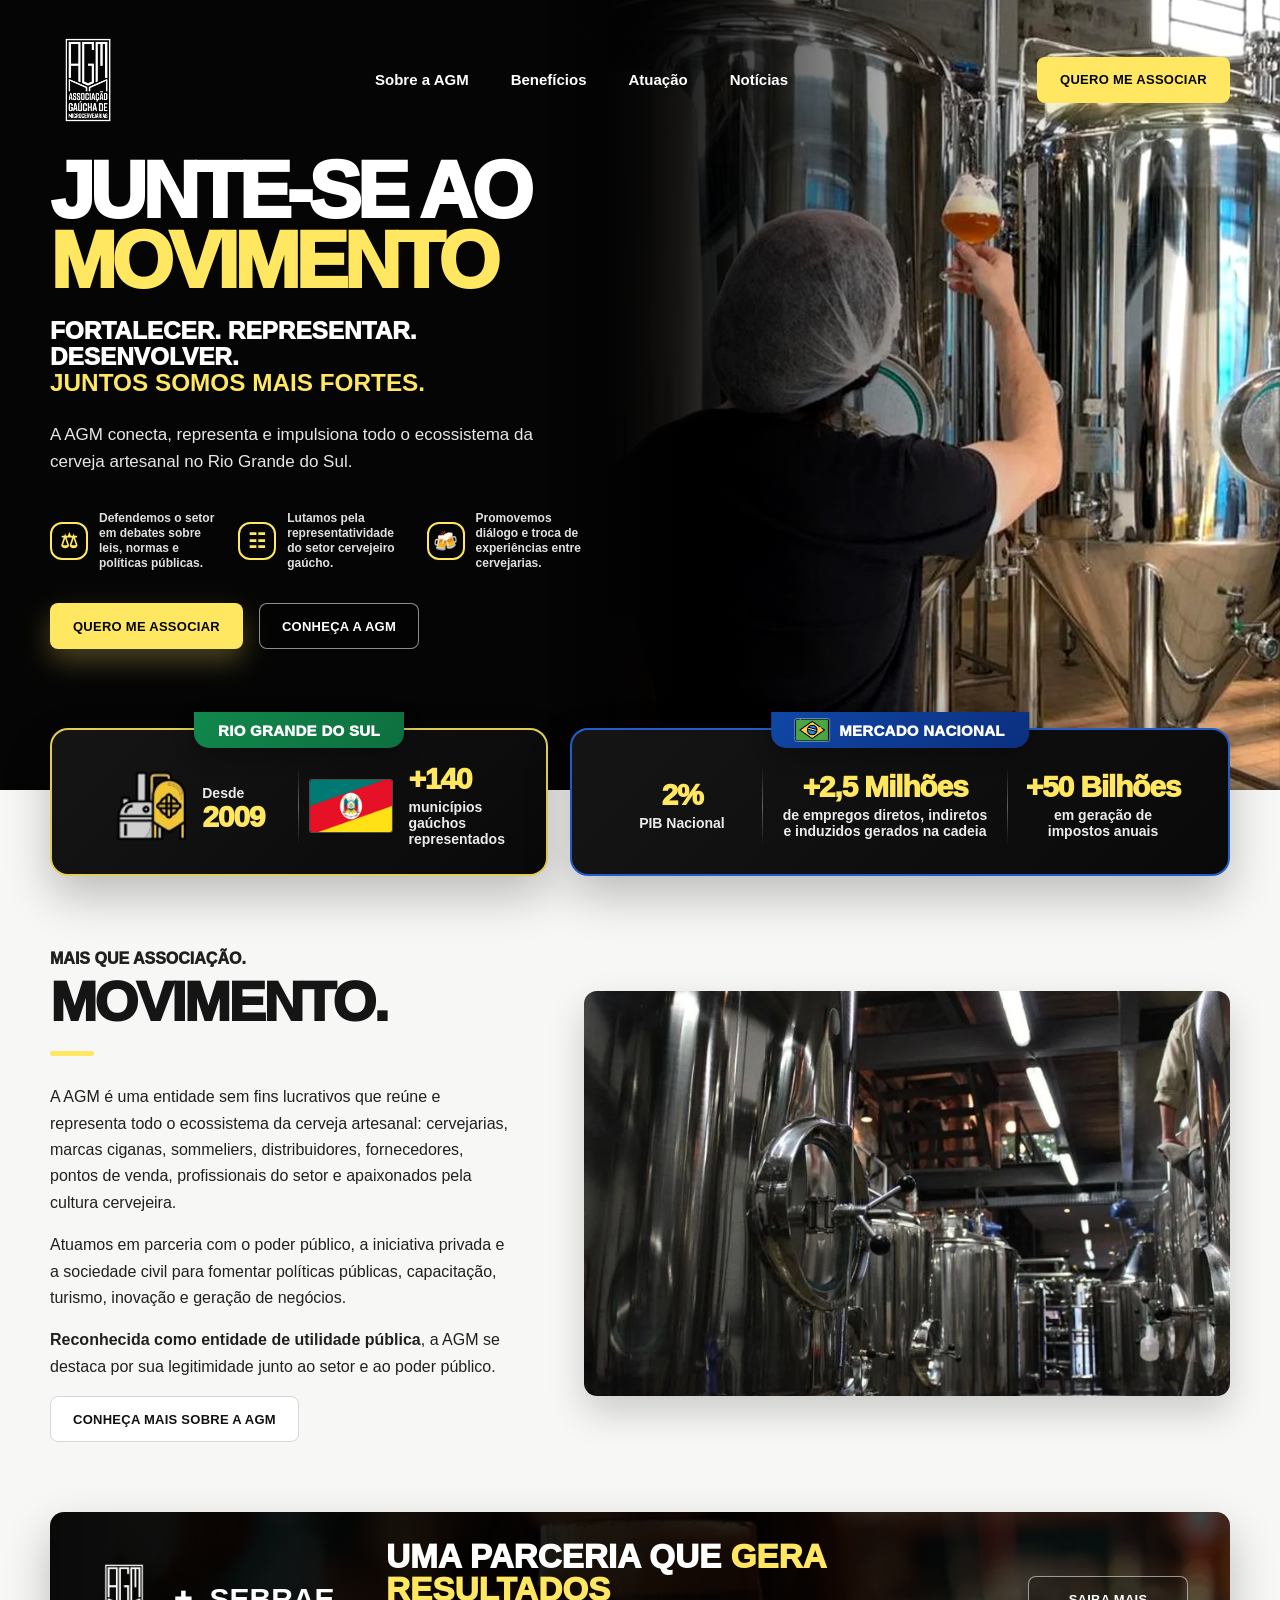
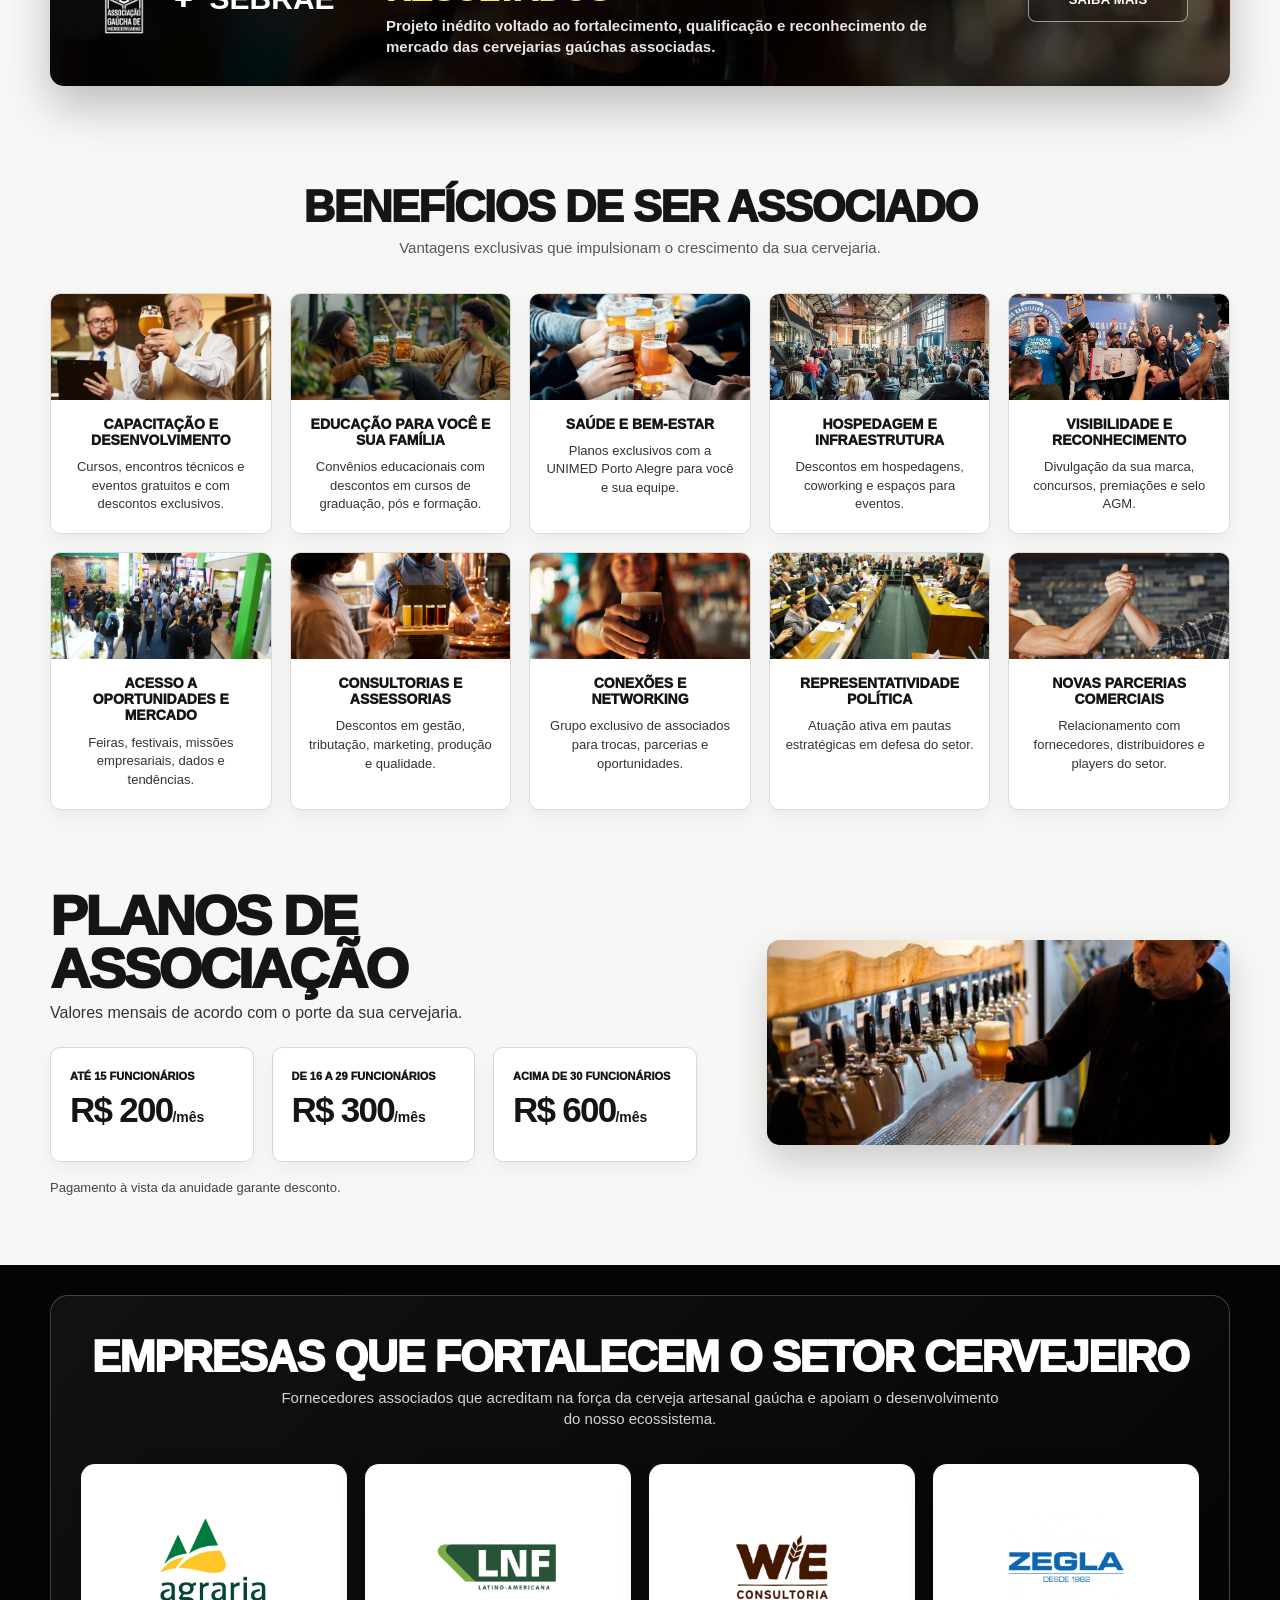
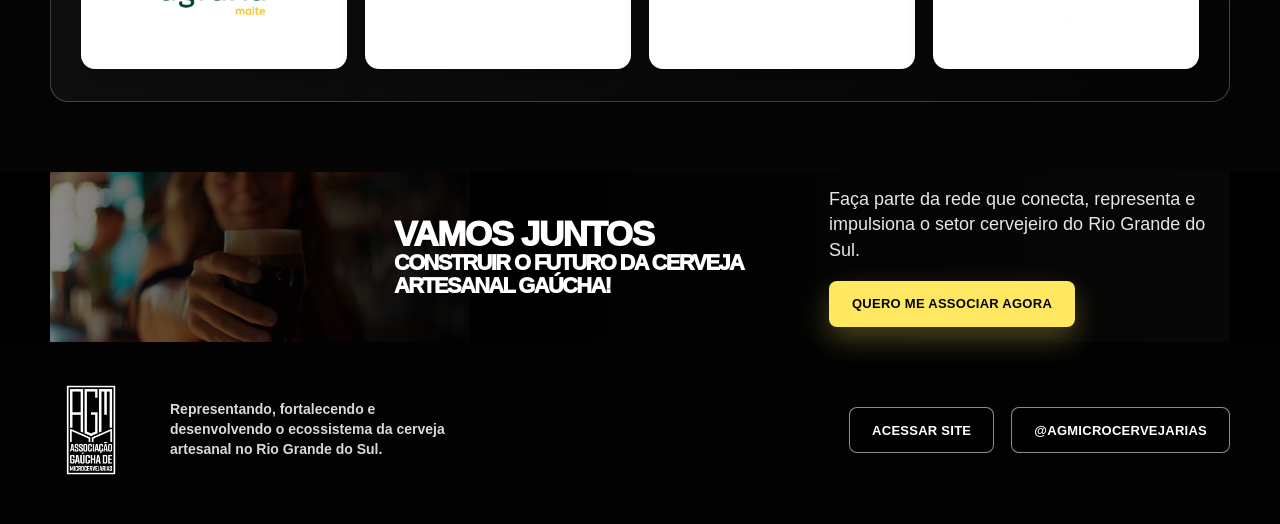
<file: associe-se/index.html>
<!DOCTYPE html>
<html lang="pt-BR">
<head>
  <meta charset="UTF-8">
  <meta name="viewport" content="width=device-width, initial-scale=1.0">
  <title>Junte-se ao Movimento | AGM</title>
  <meta name="description" content="Faça parte da AGM, a entidade que representa, fortalece e impulsiona o ecossistema da cerveja artesanal gaúcha.">
  <meta property="og:title" content="Junte-se ao Movimento | AGM">
  <meta property="og:description" content="Associe-se à AGM e fortaleça a cerveja artesanal gaúcha.">
  <meta property="og:type" content="website">
  <link rel="preload" as="image" href="assets/hero.webp">
  <link rel="stylesheet" href="css/style.css">
</head>
<body>
  <header class="site-header" data-header>
    <div class="container nav">
      <a href="https://www.agmicrocervejarias.com.br" target="_blank" rel="noopener" aria-label="Site da AGM">
        <img class="brand-logo" src="assets/logo.webp" alt="AGM - Associação Gaúcha de Microcervejarias">
      </a>

      <button class="menu-toggle" type="button" aria-label="Abrir menu" data-menu-toggle>
        <span></span><span></span><span></span>
      </button>

      <nav class="nav-links" data-nav>
        <a href="#sobre">Sobre a AGM</a>
        <a href="#beneficios">Benefícios</a>
        <a href="https://www.agmicrocervejarias.com.br" target="_blank" rel="noopener">Atuação</a>
        <a href="https://www.agmicrocervejarias.com.br/noticias" target="_blank" rel="noopener">Notícias</a>
      </nav>

      <a class="btn btn-yellow nav-cta" href="https://forms.gle/tYfoF9TKA59nKF7L7" target="_blank" rel="noopener">Quero me associar</a>
    </div>
  </header>

  <main>
    <section class="hero">
      <div class="hero-media" aria-hidden="true"></div>
      <div class="container hero-grid">
        <div class="hero-content reveal">
          <h1>Junte-se ao <span>Movimento</span></h1>
          <p class="hero-kicker">Fortalecer. Representar. Desenvolver. <strong>Juntos somos mais fortes.</strong></p>
          <p class="hero-copy">A AGM conecta, representa e impulsiona todo o ecossistema da cerveja artesanal no Rio Grande do Sul.</p>

          <div class="hero-points">
            <div class="point"><span>⚖</span><p>Defendemos o setor em debates sobre leis, normas e políticas públicas.</p></div>
            <div class="point"><span>☷</span><p>Lutamos pela representatividade do setor cervejeiro gaúcho.</p></div>
            <div class="point"><span>🍻</span><p>Promovemos diálogo e troca de experiências entre cervejarias.</p></div>
          </div>

          <div class="hero-actions">
            <a class="btn btn-yellow" href="https://forms.gle/tYfoF9TKA59nKF7L7" target="_blank" rel="noopener">Quero me associar</a>
            <a class="btn btn-outline" href="https://www.agmicrocervejarias.com.br" target="_blank" rel="noopener">Conheça a AGM</a>
          </div>
        </div>
      </div>
    </section>

    <section class="market-strip" aria-label="Indicadores do setor">
      <div class="container">
        <div class="market-grid">
          <div class="market-card market-rs reveal">
            <div class="market-label rs">Rio Grande do Sul</div>
            <div class="market-item">
              <img src="assets/factory.webp" alt="" loading="lazy">
              <div><small>Desde</small><strong>2009</strong></div>
            </div>
            <div class="divider"></div>
            <div class="market-item">
              <img src="assets/flag_rs.webp" alt="Bandeira do Rio Grande do Sul" loading="lazy">
              <div><strong>+140</strong><small>municípios gaúchos<br>representados</small></div>
            </div>
          </div>

          <div class="market-card market-br reveal">
            <div class="market-label br"><img src="assets/flag_br.webp" alt="" loading="lazy"> Mercado Nacional</div>
            <div class="market-item text-only"><strong>2%</strong><small>PIB Nacional</small></div>
            <div class="divider"></div>
            <div class="market-item text-only"><strong>+2,5 Milhões</strong><small>de empregos diretos, indiretos<br>e induzidos gerados na cadeia</small></div>
            <div class="divider"></div>
            <div class="market-item text-only"><strong>+50 Bilhões</strong><small>em geração de<br>impostos anuais</small></div>
          </div>
        </div>
      </div>
    </section>

    <section id="sobre" class="about section reveal">
      <div class="container two-col">
        <div>
          <p class="eyebrow">Mais que associação.</p>
          <h2>Movimento.</h2>
          <div class="title-line"></div>
          <p>A AGM é uma entidade sem fins lucrativos que reúne e representa todo o ecossistema da cerveja artesanal: cervejarias, marcas ciganas, sommeliers, distribuidores, fornecedores, pontos de venda, profissionais do setor e apaixonados pela cultura cervejeira.</p>
          <p>Atuamos em parceria com o poder público, a iniciativa privada e a sociedade civil para fomentar políticas públicas, capacitação, turismo, inovação e geração de negócios.</p>
          <p><strong>Reconhecida como entidade de utilidade pública</strong>, a AGM se destaca por sua legitimidade junto ao setor e ao poder público.</p>
          <a class="btn btn-light" href="https://www.agmicrocervejarias.com.br" target="_blank" rel="noopener">Conheça mais sobre a AGM</a>
        </div>
        <img class="photo-card" src="assets/about.webp" alt="Produção cervejeira artesanal" loading="lazy">
      </div>
    </section>

    <section class="sebrae reveal">
      <div class="container">
        <div class="sebrae-box">
          <div class="sebrae-logos">
            <img src="assets/logo.webp" alt="AGM" loading="lazy">
            <span>+</span>
            <strong>SEBRAE</strong>
          </div>
          <div>
            <h2>Uma parceria que <span>gera resultados</span></h2>
            <p>Projeto inédito voltado ao fortalecimento, qualificação e reconhecimento de mercado das cervejarias gaúchas associadas.</p>
          </div>
          <a class="btn btn-outline" href="https://www.agmicrocervejarias.com.br/post/projeto2026-cervejarias-agm-sebrae" target="_blank" rel="noopener">Saiba mais</a>
        </div>
      </div>
    </section>

    <section id="beneficios" class="benefits section reveal">
      <div class="container">
        <div class="section-head">
          <h2>Benefícios de ser associado</h2>
          <p>Vantagens exclusivas que impulsionam o crescimento da sua cervejaria.</p>
        </div>

        <div class="benefit-grid">
          <article class="benefit-card"><img src="assets/capacitacao.webp" alt="" loading="lazy"><h3>Capacitação e desenvolvimento</h3><p>Cursos, encontros técnicos e eventos gratuitos e com descontos exclusivos.</p></article>
          <article class="benefit-card"><img src="assets/educacao.webp" alt="" loading="lazy"><h3>Educação para você e sua família</h3><p>Convênios educacionais com descontos em cursos de graduação, pós e formação.</p></article>
          <article class="benefit-card"><img src="assets/saude.webp" alt="" loading="lazy"><h3>Saúde e bem-estar</h3><p>Planos exclusivos com a UNIMED Porto Alegre para você e sua equipe.</p></article>
          <article class="benefit-card"><img src="assets/hospedagem.webp" alt="" loading="lazy"><h3>Hospedagem e infraestrutura</h3><p>Descontos em hospedagens, coworking e espaços para eventos.</p></article>
          <article class="benefit-card"><img src="assets/visibilidade.webp" alt="" loading="lazy"><h3>Visibilidade e reconhecimento</h3><p>Divulgação da sua marca, concursos, premiações e selo AGM.</p></article>
          <article class="benefit-card"><img src="assets/acesso.webp" alt="" loading="lazy"><h3>Acesso a oportunidades e mercado</h3><p>Feiras, festivais, missões empresariais, dados e tendências.</p></article>
          <article class="benefit-card"><img src="assets/consultorias.webp" alt="" loading="lazy"><h3>Consultorias e assessorias</h3><p>Descontos em gestão, tributação, marketing, produção e qualidade.</p></article>
          <article class="benefit-card"><img src="assets/conexoes.webp" alt="" loading="lazy"><h3>Conexões e networking</h3><p>Grupo exclusivo de associados para trocas, parcerias e oportunidades.</p></article>
          <article class="benefit-card"><img src="assets/representatividade.webp" alt="" loading="lazy"><h3>Representatividade política</h3><p>Atuação ativa em pautas estratégicas em defesa do setor.</p></article>
          <article class="benefit-card"><img src="assets/parcerias.webp" alt="" loading="lazy"><h3>Novas parcerias comerciais</h3><p>Relacionamento com fornecedores, distribuidores e players do setor.</p></article>
        </div>
      </div>
    </section>

    <section class="plans section reveal">
      <div class="container two-col plans-grid">
        <div>
          <h2>Planos de associação</h2>
          <p class="plans-subtitle">Valores mensais de acordo com o porte da sua cervejaria.</p>
          <div class="price-grid">
            <div class="price-card"><small>Até 15 funcionários</small><strong>R$ 200</strong><span>/mês</span></div>
            <div class="price-card"><small>De 16 a 29 funcionários</small><strong>R$ 300</strong><span>/mês</span></div>
            <div class="price-card"><small>Acima de 30 funcionários</small><strong>R$ 600</strong><span>/mês</span></div>
          </div>
          <p class="note">Pagamento à vista da anuidade garante desconto.</p>
        </div>
        <img class="photo-card small" src="assets/planos.webp" alt="Planos de associação AGM" loading="lazy">
      </div>
    </section>

    <section class="suppliers section reveal" id="fornecedores-associados">
      <div class="container">
        <div class="supplier-box">
          <div class="section-head light">
            <h2>Empresas que fortalecem o setor cervejeiro</h2>
            <p>Fornecedores associados que acreditam na força da cerveja artesanal gaúcha e apoiam o desenvolvimento do nosso ecossistema.</p>
          </div>
          <div class="supplier-grid">
            <article><img src="assets/agraria.webp" alt="Agrária Malte" loading="lazy"></article>
            <article><img src="assets/lnf.webp" alt="LNF Latino-Americana" loading="lazy"></article>
            <article><img src="assets/we.webp" alt="WE Consultoria" loading="lazy"></article>
            <article><img src="assets/zegla.webp" alt="ZEGLA" loading="lazy"></article>
          </div>
        </div>
      </div>
    </section>

    <section class="final-cta reveal">
      <div class="container final-grid">
        <div></div>
        <h2>Vamos juntos <span>construir o futuro da cerveja artesanal gaúcha!</span></h2>
        <div>
          <p>Faça parte da rede que conecta, representa e impulsiona o setor cervejeiro do Rio Grande do Sul.</p>
          <a class="btn btn-yellow" href="https://forms.gle/tYfoF9TKA59nKF7L7" target="_blank" rel="noopener">Quero me associar agora</a>
        </div>
      </div>
    </section>
  </main>

  <footer class="site-footer">
    <div class="container footer-grid">
      <img src="assets/logo.webp" alt="AGM" loading="lazy">
      <p>Representando, fortalecendo e desenvolvendo o ecossistema da cerveja artesanal no Rio Grande do Sul.</p>
      <div class="footer-actions">
        <a class="btn btn-outline" href="https://www.agmicrocervejarias.com.br" target="_blank" rel="noopener">Acessar site</a>
        <a class="btn btn-outline" href="https://www.instagram.com/agmicrocervejarias/" target="_blank" rel="noopener">@agmicrocervejarias</a>
      </div>
    </div>
  </footer>

  <script src="js/script.js" defer></script>
</body>
</html>
</file>
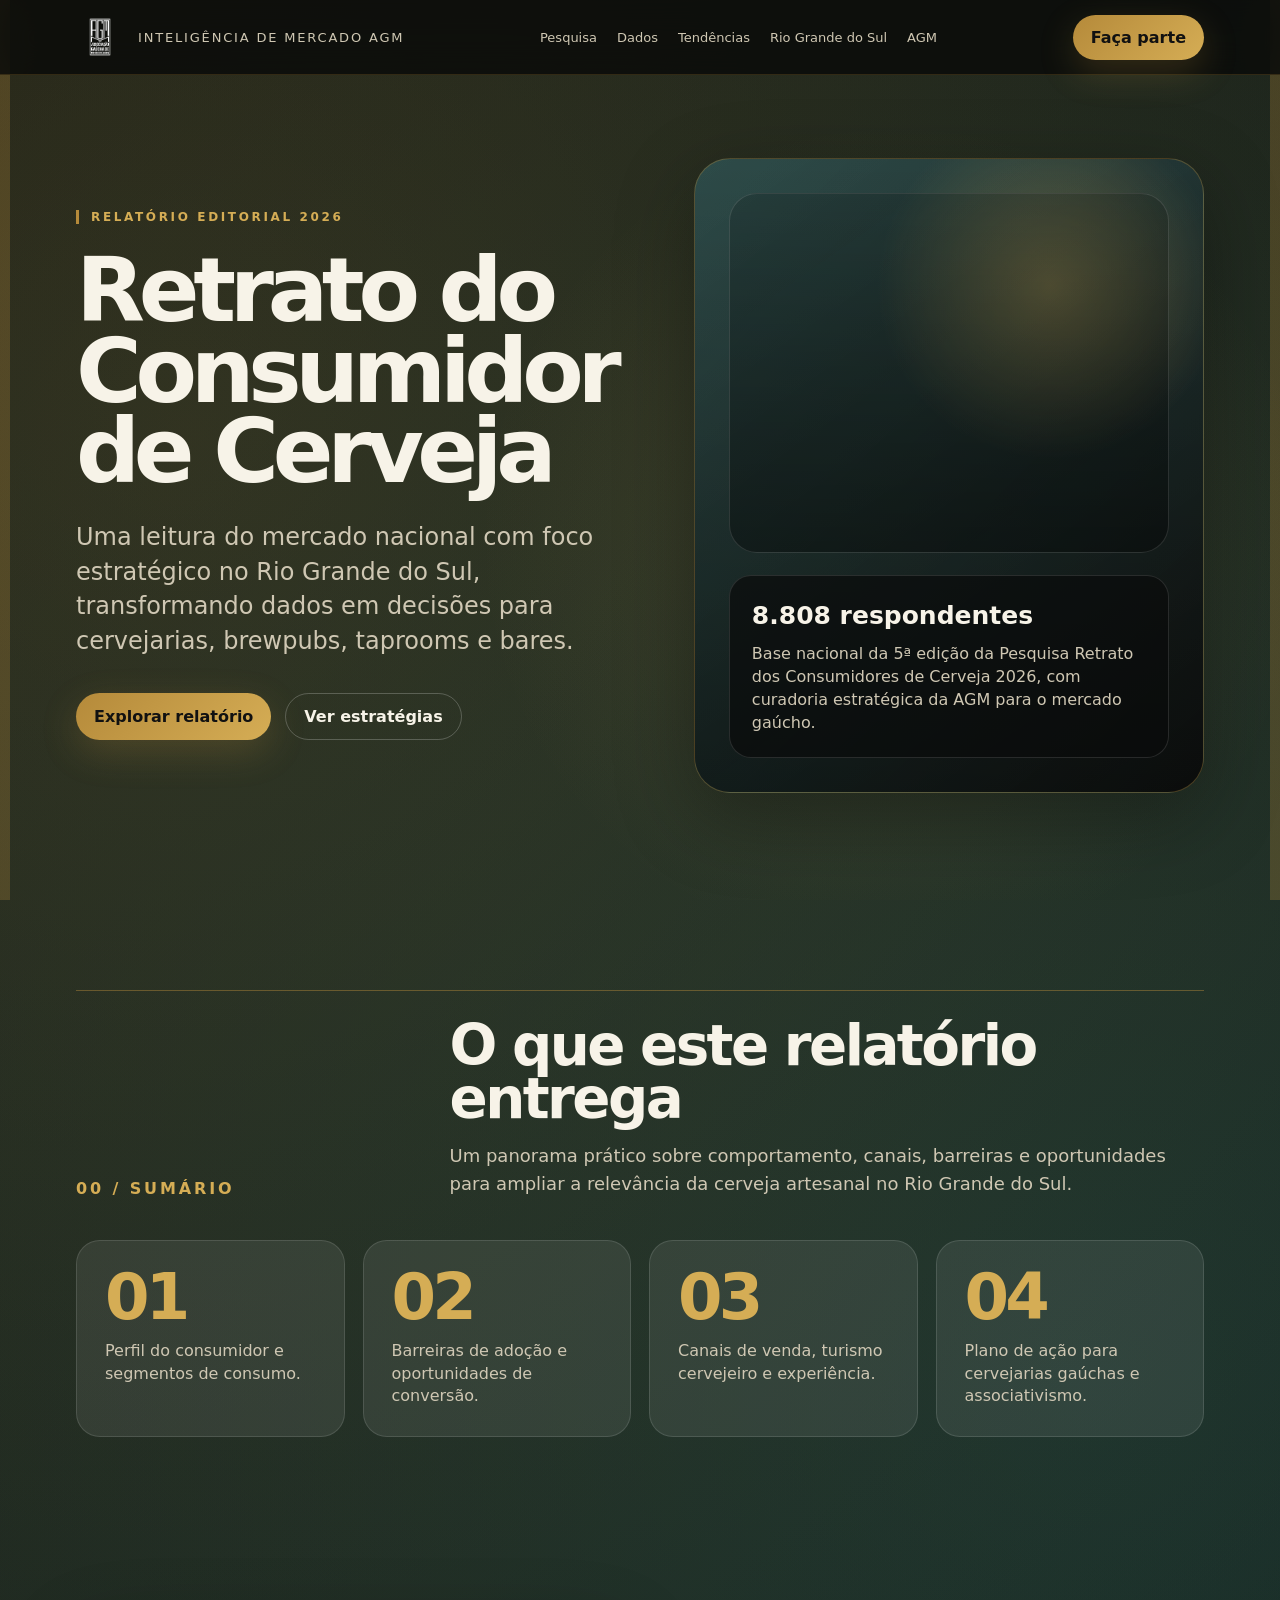
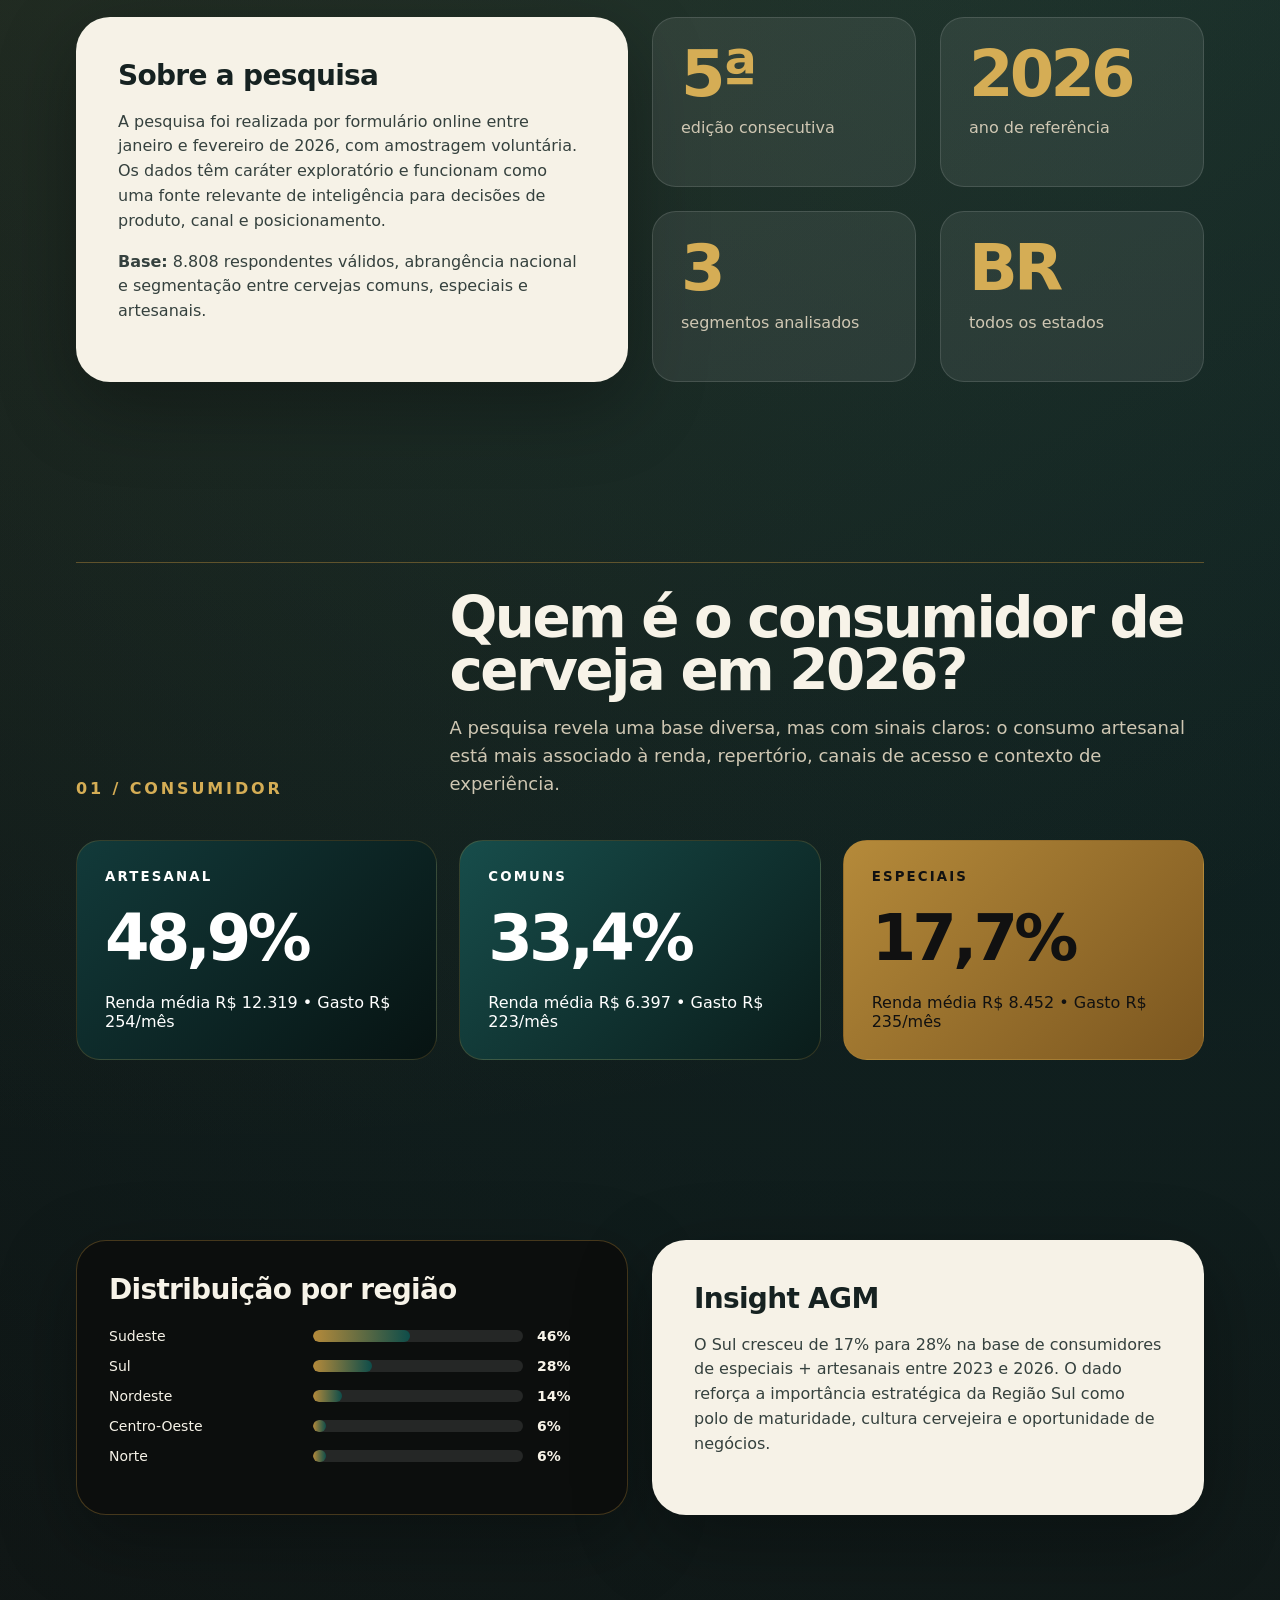
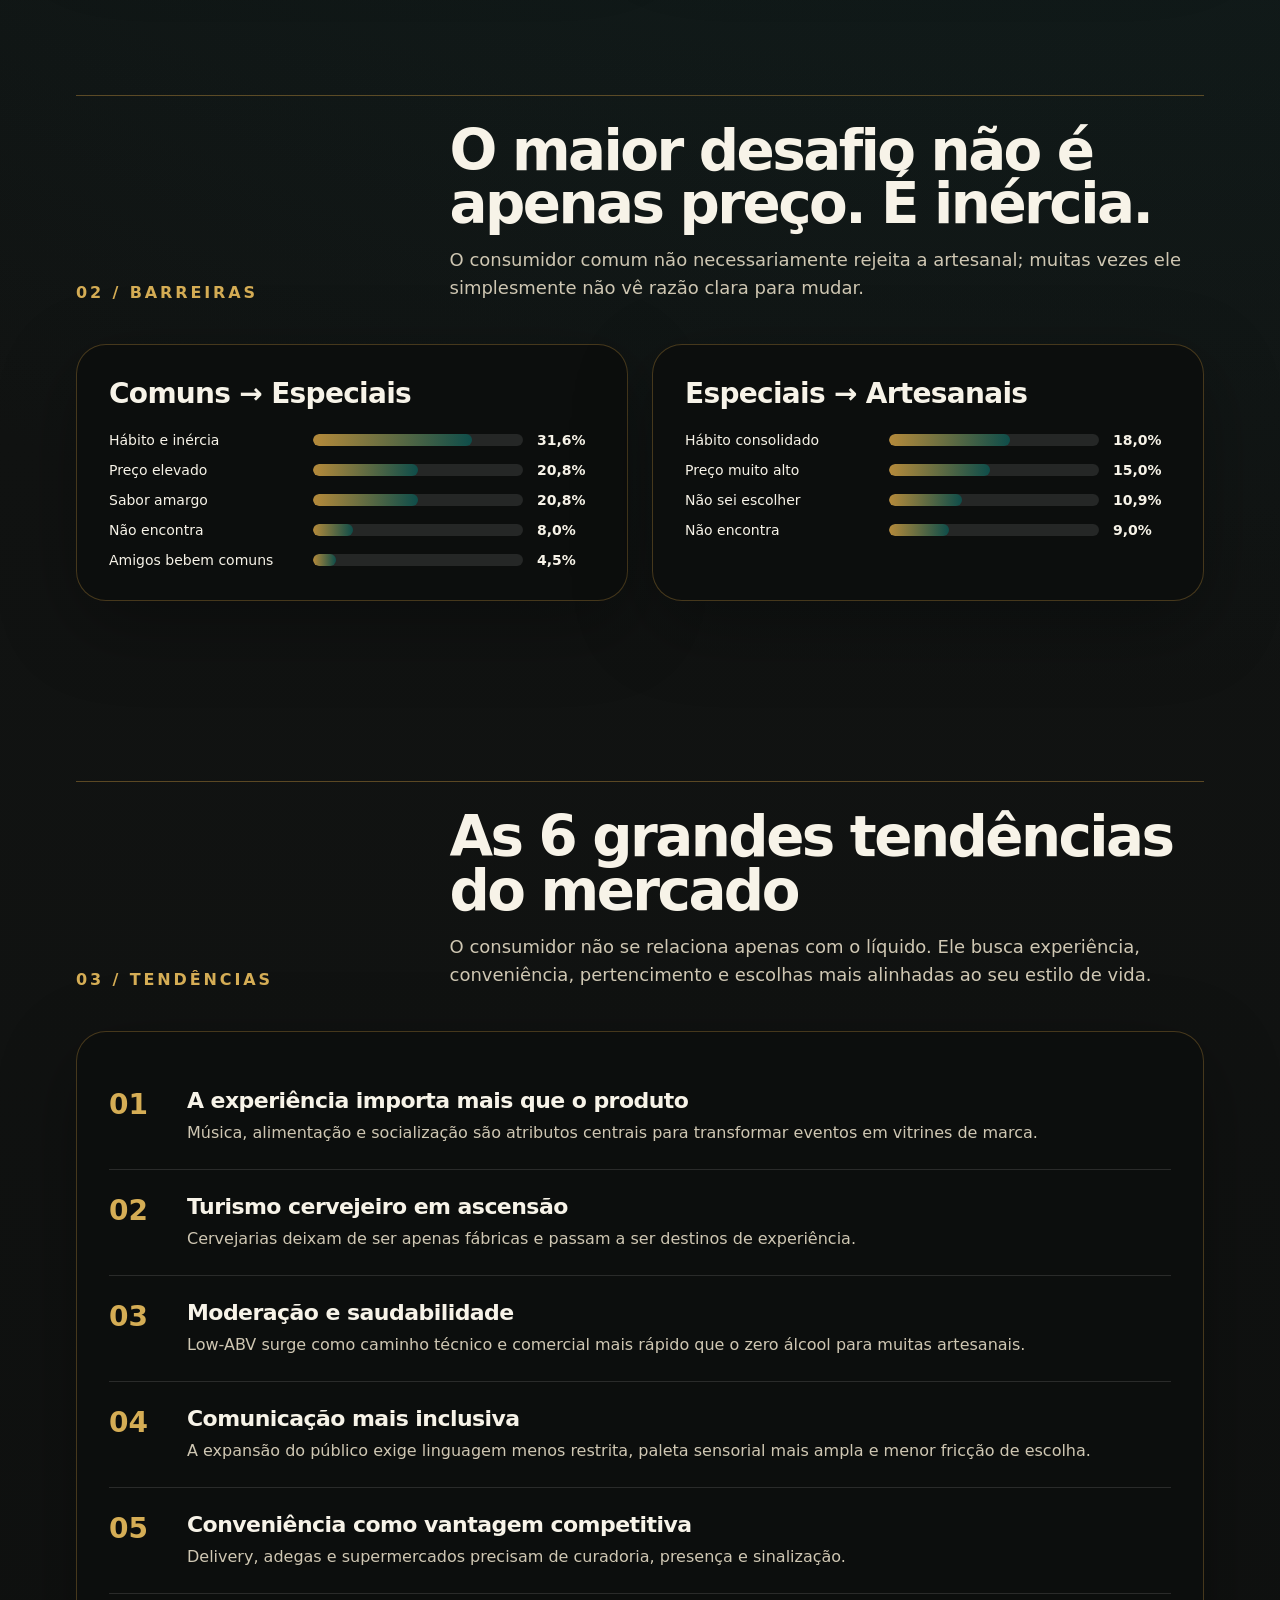
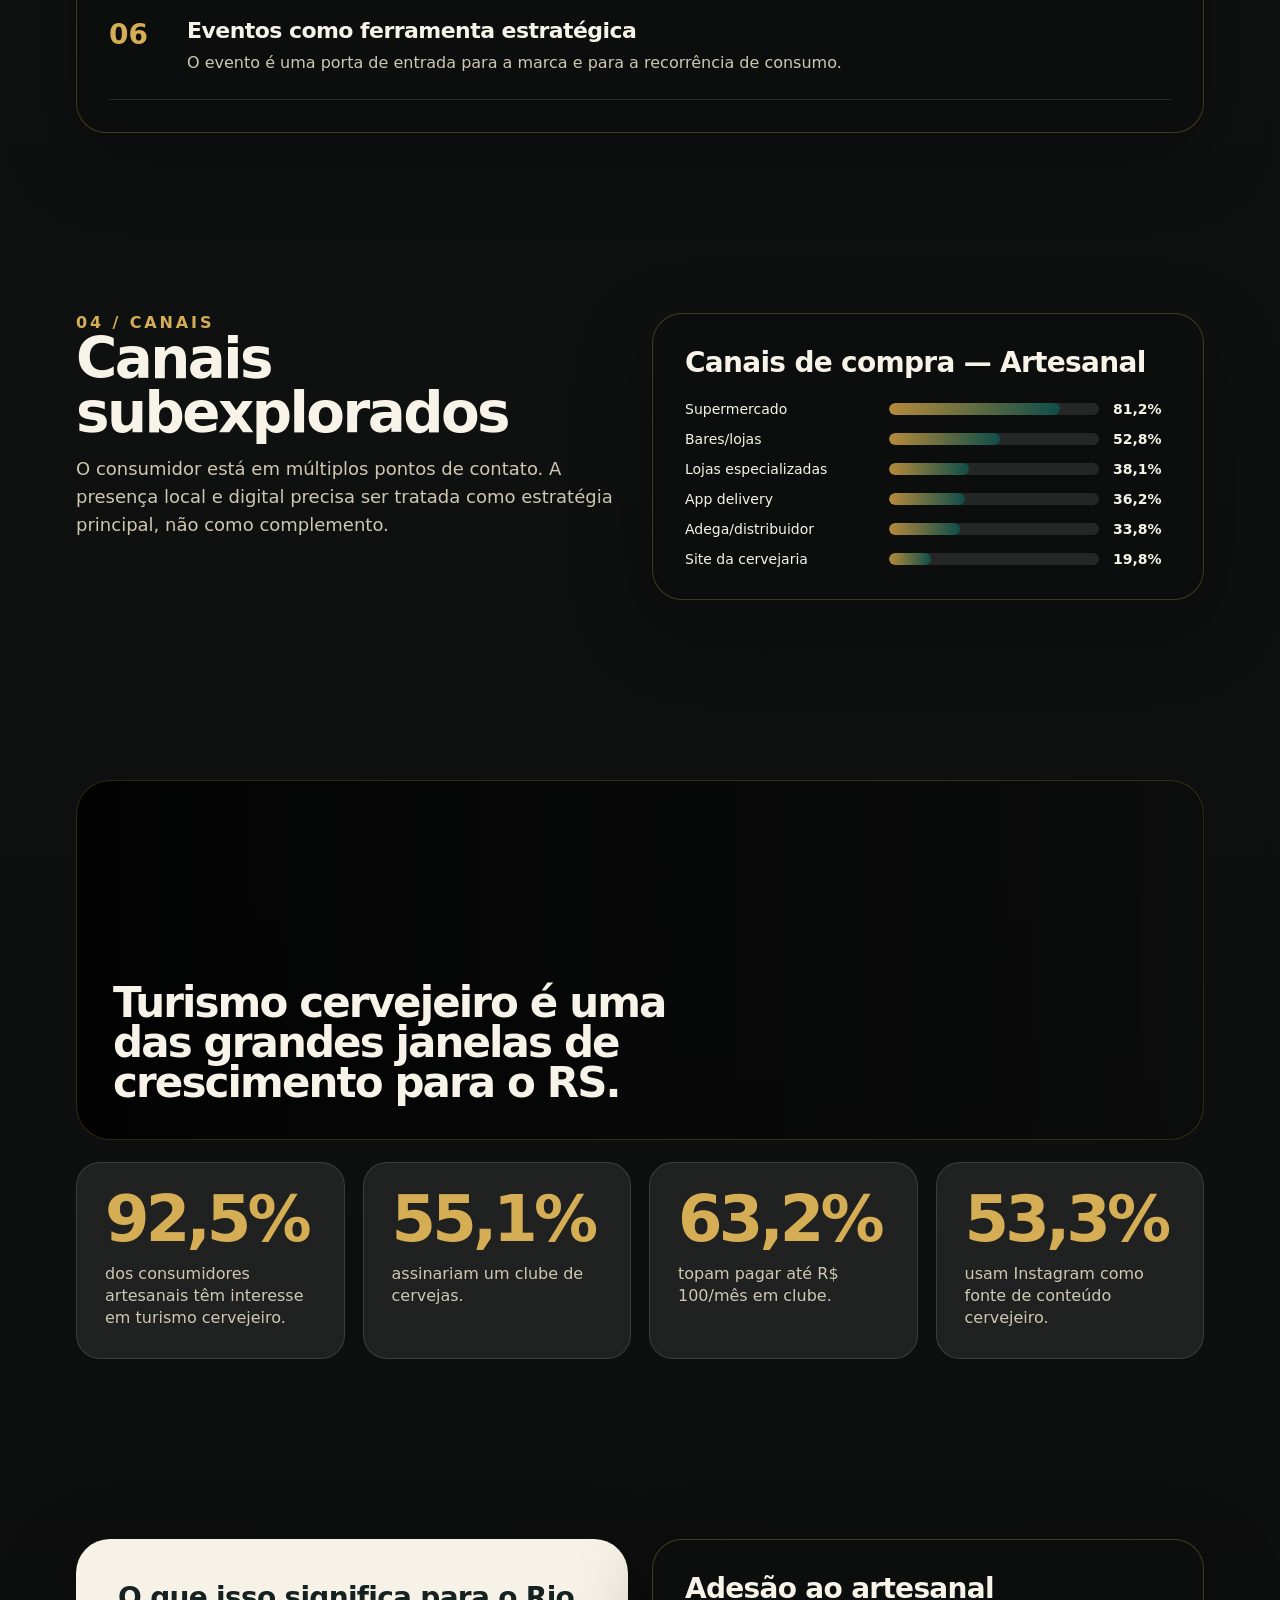
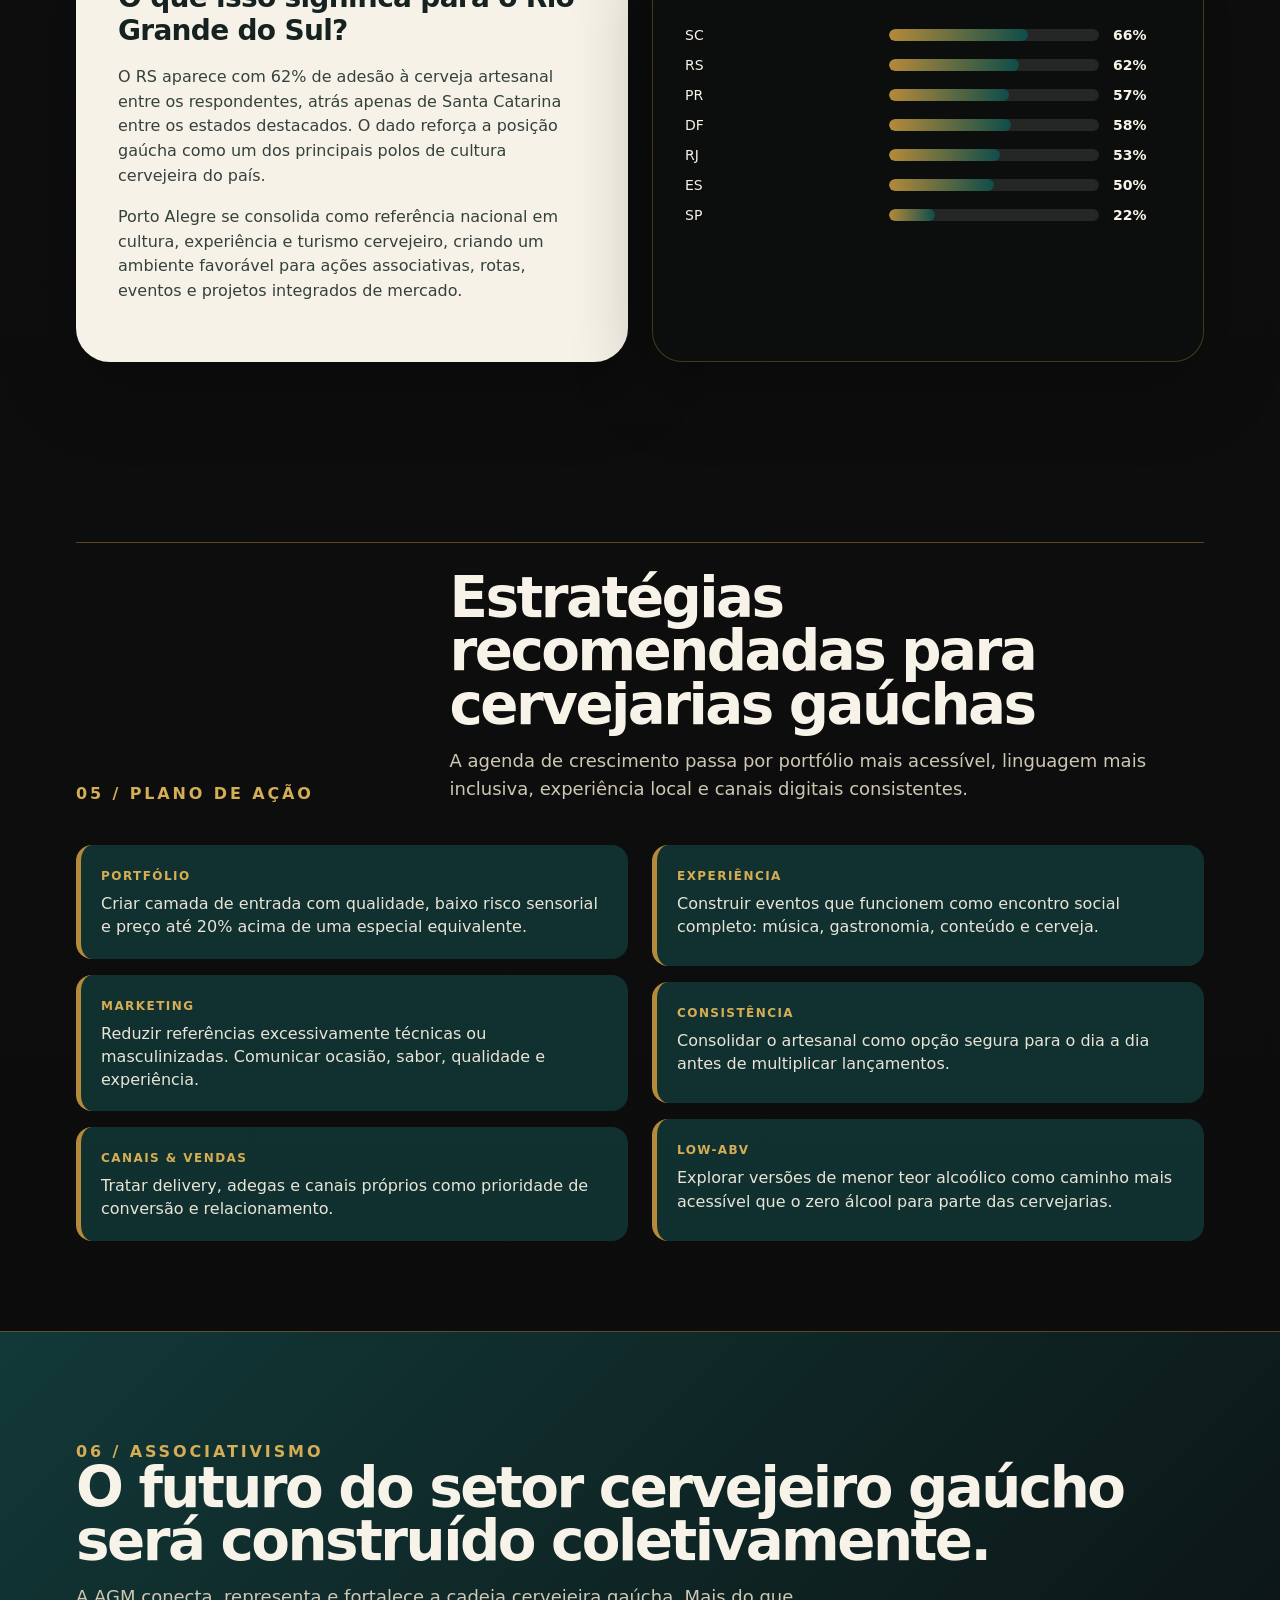
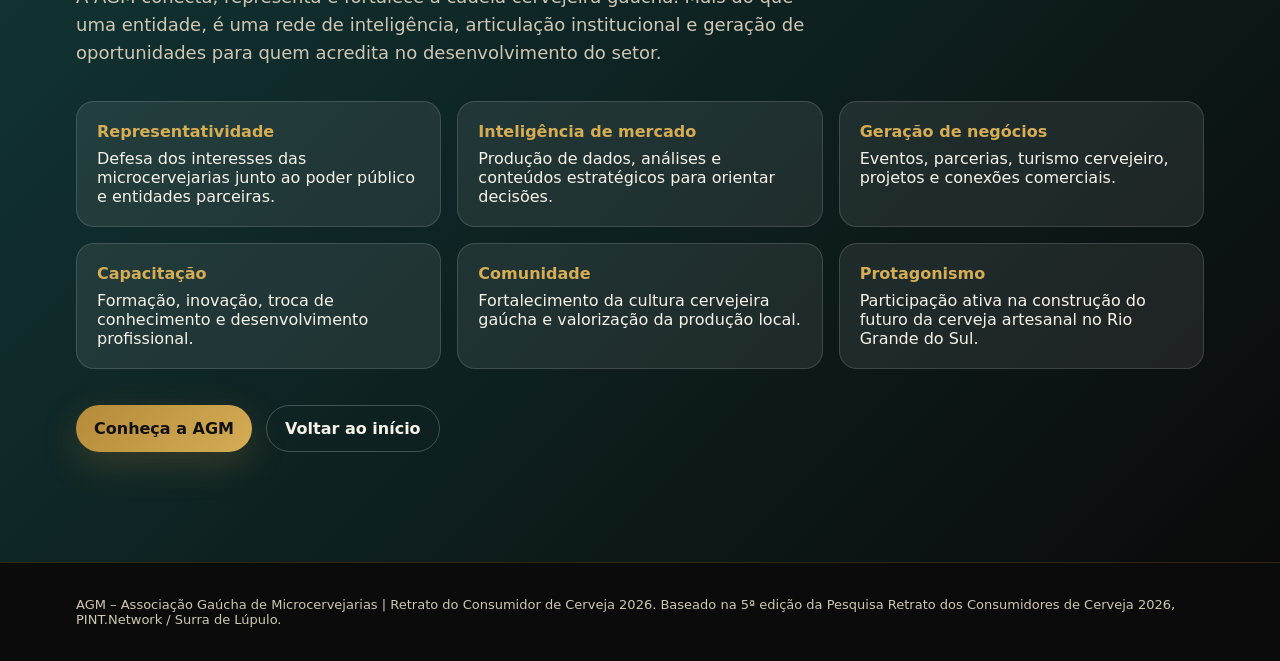
<file: landing_agm_retrato_consumidor_2026.html>
<!DOCTYPE html>
<html lang="pt-BR">
<head>
  <meta charset="UTF-8" />
  <meta name="viewport" content="width=device-width, initial-scale=1.0" />
  <title>AGM | Retrato do Consumidor de Cerveja 2026</title>
  <meta name="description" content="Landing page editorial da AGM com insights estratégicos sobre o consumidor de cerveja em 2026, com foco no Rio Grande do Sul e Região Sul." />
  <style>
    :root {
      --bg: #0f1110;
      --bg-2: #151817;
      --ink: #f7f3e8;
      --muted: #cfc7b3;
      --green: #123a3a;
      --green-2: #0e4d4a;
      --gold: #b58a3a;
      --gold-2: #d5ad55;
      --paper: #f6f2e7;
      --dark: #101010;
      --line: rgba(181,138,58,.45);
      --glass: rgba(255,255,255,.08);
      --shadow: 0 24px 80px rgba(0,0,0,.32);
      --radius: 24px;
      --max: 1180px;
    }

    * { box-sizing: border-box; }
    html { scroll-behavior: smooth; }
    body {
      margin: 0;
      font-family: Inter, system-ui, -apple-system, BlinkMacSystemFont, "Segoe UI", sans-serif;
      color: var(--ink);
      background:
        radial-gradient(circle at 15% 5%, rgba(181,138,58,.22), transparent 28%),
        radial-gradient(circle at 85% 16%, rgba(18,58,58,.7), transparent 34%),
        linear-gradient(180deg, #090a09 0%, #111312 42%, #0a0b0a 100%);
      overflow-x: hidden;
    }

    a { color: inherit; text-decoration: none; }
    .wrap { max-width: var(--max); margin: 0 auto; padding: 0 26px; }

    .topbar {
      position: fixed; z-index: 50; top: 0; left: 0; right: 0;
      background: rgba(9,10,9,.82);
      backdrop-filter: blur(18px);
      border-bottom: 1px solid rgba(181,138,58,.22);
    }
    .nav {
      height: 74px; display: flex; align-items: center; justify-content: space-between; gap: 22px;
    }
    .brand { display: flex; align-items: center; gap: 14px; }
    .brand img { width: 48px; height: 48px; object-fit: contain; }
    .brand span { font-size: 13px; letter-spacing: .14em; text-transform: uppercase; color: var(--muted); }
    .navlinks { display: flex; gap: 20px; font-size: 13px; color: var(--muted); }
    .navlinks a:hover { color: var(--gold-2); }
    .btn {
      display: inline-flex; align-items: center; justify-content: center; gap: 10px;
      padding: 13px 18px; border-radius: 999px; font-weight: 700;
      background: linear-gradient(135deg, var(--gold), var(--gold-2));
      color: #111; box-shadow: 0 12px 36px rgba(181,138,58,.24);
    }
    .btn.outline {
      background: transparent; color: var(--ink); border: 1px solid rgba(255,255,255,.22); box-shadow: none;
    }

    .hero {
      min-height: 100vh;
      padding: 120px 0 70px;
      display: grid; align-items: center;
      position: relative;
    }
    .hero:before {
      content: ""; position: absolute; inset: 0;
      background:
        linear-gradient(90deg, rgba(181,138,58,.28) 0 10px, transparent 10px calc(100% - 10px), rgba(181,138,58,.28) calc(100% - 10px)),
        radial-gradient(circle at 70% 60%, rgba(213,173,85,.12), transparent 40%);
      pointer-events: none;
    }
    .hero-grid {
      position: relative;
      display: grid; grid-template-columns: 1.05fr .95fr; gap: 54px; align-items: center;
    }
    .eyebrow {
      color: var(--gold-2); letter-spacing: .22em; text-transform: uppercase; font-weight: 800; font-size: 12px;
      border-left: 3px solid var(--gold); padding-left: 12px; margin-bottom: 26px;
    }
    h1 {
      font-size: clamp(44px, 7vw, 92px);
      line-height: .9; letter-spacing: -.07em; margin: 0 0 28px;
      max-width: 780px;
    }
    .lead {
      font-size: clamp(18px, 2vw, 24px); line-height: 1.45; color: var(--muted); max-width: 780px;
      margin-bottom: 34px;
    }
    .hero-actions { display: flex; gap: 14px; flex-wrap: wrap; }
    .hero-card {
      background:
        linear-gradient(145deg, rgba(255,255,255,.10), rgba(255,255,255,.03)),
        linear-gradient(135deg, rgba(18,58,58,.82), rgba(8,10,9,.95));
      border: 1px solid rgba(181,138,58,.35);
      border-radius: 36px;
      min-height: 570px;
      box-shadow: var(--shadow);
      padding: 34px;
      position: relative; overflow: hidden;
    }
    .hero-card:before {
      content: ""; position: absolute; inset: 0;
      background:
        radial-gradient(circle at 70% 20%, rgba(213,173,85,.35), transparent 28%),
        linear-gradient(180deg, transparent, rgba(0,0,0,.38));
    }
    .photo-collage { position: relative; z-index: 1; height: 100%; display: grid; grid-template-rows: 1fr auto; gap: 22px; }
    .photo-main {
      border-radius: 28px; min-height: 360px;
      background:
        linear-gradient(rgba(0,0,0,.15), rgba(0,0,0,.35)),
        url('https://images.unsplash.com/photo-1514933651103-005eec06c04b?auto=format&fit=crop&w=1200&q=80') center/cover;
      border: 1px solid rgba(255,255,255,.12);
    }
    .note {
      background: rgba(10,12,12,.72); border: 1px solid rgba(255,255,255,.12); border-radius: 22px;
      padding: 22px; color: var(--muted); line-height: 1.45;
    }
    .note strong { display:block; color: var(--ink); font-size: 25px; margin-bottom: 8px; }

    section { padding: 90px 0; }
    .section-head {
      display: grid; grid-template-columns: .45fr 1fr; gap: 34px; align-items: end; margin-bottom: 42px;
      border-top: 1px solid var(--line); padding-top: 28px;
    }
    .section-num { color: var(--gold-2); font-weight: 900; letter-spacing: .18em; }
    h2 {
      margin: 0; font-size: clamp(34px, 4.4vw, 62px); line-height: .95; letter-spacing: -.045em;
    }
    .section-desc { color: var(--muted); font-size: 18px; line-height: 1.55; max-width: 760px; margin: 16px 0 0; }

    .kpis { display: grid; grid-template-columns: repeat(4,1fr); gap: 18px; }
    .kpi {
      background: var(--glass); border: 1px solid rgba(255,255,255,.12); border-radius: var(--radius);
      padding: 28px; min-height: 170px;
    }
    .kpi b { color: var(--gold-2); font-size: clamp(38px,5vw,64px); line-height: .9; letter-spacing: -.06em; }
    .kpi span { display:block; color: var(--muted); margin-top: 14px; line-height: 1.4; }

    .paper {
      background: var(--paper); color: #162221; border-radius: 34px; padding: 42px;
      box-shadow: var(--shadow);
    }
    .paper h3, .dark-card h3 { margin: 0 0 18px; font-size: 28px; letter-spacing: -.025em; }
    .paper p { color: #35413e; line-height: 1.55; }
    .grid-2 { display: grid; grid-template-columns: 1fr 1fr; gap: 24px; }
    .grid-3 { display: grid; grid-template-columns: repeat(3,1fr); gap: 22px; }

    .segment {
      border-radius: 24px; padding: 28px; color: white; min-height: 220px; display: flex; flex-direction: column; justify-content: space-between;
      background: linear-gradient(135deg, var(--green), #071312);
      border: 1px solid rgba(181,138,58,.24);
    }
    .segment:nth-child(2) { background: linear-gradient(135deg, #174d4b, #0a1c1a); }
    .segment:nth-child(3) { background: linear-gradient(135deg, var(--gold), #7b561f); color: #111; }
    .segment .big { font-size: 64px; font-weight: 900; letter-spacing: -.06em; }
    .segment small { text-transform: uppercase; letter-spacing: .16em; font-weight: 900; }

    .bars { display: grid; gap: 14px; margin-top: 22px; }
    .bar { display:grid; grid-template-columns: 190px 1fr 58px; gap: 14px; align-items:center; font-size: 14px; }
    .track { height: 12px; background: rgba(255,255,255,.1); border-radius: 99px; overflow:hidden; }
    .fill { height:100%; background: linear-gradient(90deg, var(--gold), var(--green-2)); border-radius: 99px; }

    .trend {
      display:grid; grid-template-columns: 62px 1fr; gap: 16px; padding: 24px 0; border-bottom:1px solid rgba(255,255,255,.12);
    }
    .trend .n { color: var(--gold-2); font-size: 28px; font-weight: 900; }
    .trend h3 { margin:0 0 8px; font-size: 22px; }
    .trend p { margin:0; color: var(--muted); line-height:1.5; }

    .dark-card {
      background: #0c0e0d; border: 1px solid rgba(181,138,58,.34); border-radius: 30px; padding: 32px;
      box-shadow: var(--shadow);
    }

    .image-banner {
      min-height: 360px; border-radius: 34px; overflow:hidden;
      background:
        linear-gradient(90deg, rgba(0,0,0,.78), rgba(0,0,0,.18)),
        url('https://images.unsplash.com/photo-1532635211-8ec15f2ce05c?auto=format&fit=crop&w=1400&q=80') center/cover;
      border:1px solid rgba(181,138,58,.25);
      display:flex; align-items:flex-end; padding: 36px;
    }
    .image-banner h3 { font-size: 42px; line-height: .95; margin:0; max-width: 560px; letter-spacing:-.045em; }

    .strategy-list { display:grid; gap: 16px; }
    .strategy {
      background: rgba(18,58,58,.78); border-left: 5px solid var(--gold); border-radius: 16px; padding: 20px;
    }
    .strategy b { color: var(--gold-2); letter-spacing:.12em; text-transform:uppercase; font-size: 12px; }
    .strategy p { margin:8px 0 0; color:#e9e4d6; line-height:1.45; }

    .final {
      background:
        linear-gradient(135deg, rgba(18,58,58,.95), rgba(10,10,10,.95)),
        url('https://images.unsplash.com/photo-1505075106905-fb052892c116?auto=format&fit=crop&w=1400&q=80') center/cover;
      border-top: 1px solid var(--line);
      padding: 110px 0;
    }
    .benefits { display:grid; grid-template-columns: repeat(3,1fr); gap: 16px; margin-top: 34px; }
    .benefit { background: rgba(255,255,255,.08); border: 1px solid rgba(255,255,255,.14); border-radius: 18px; padding: 20px; }
    .benefit b { color: var(--gold-2); display:block; margin-bottom: 8px; }

    footer { padding: 34px 0; color: var(--muted); font-size: 13px; border-top: 1px solid rgba(181,138,58,.22); }

    @media (max-width: 900px) {
      .navlinks { display:none; }
      .hero-grid, .section-head, .grid-2, .grid-3, .kpis, .benefits { grid-template-columns: 1fr; }
      .hero-card { min-height: 420px; }
      .bar { grid-template-columns: 1fr; gap: 6px; }
    }
  </style>
</head>
<body>
  <header class="topbar">
    <div class="wrap nav">
      <a class="brand" href="#top">
        <img src="[data-uri]" alt="Logo AGM">
        <span>Inteligência de Mercado AGM</span>
      </a>
      <nav class="navlinks">
        <a href="#pesquisa">Pesquisa</a>
        <a href="#dados">Dados</a>
        <a href="#tendencias">Tendências</a>
        <a href="#rs">Rio Grande do Sul</a>
        <a href="#agm">AGM</a>
      </nav>
      <a class="btn" href="#agm">Faça parte</a>
    </div>
  </header>

  <main id="top">
    <section class="hero">
      <div class="wrap hero-grid">
        <div>
          <div class="eyebrow">Relatório editorial 2026</div>
          <h1>Retrato do Consumidor de Cerveja</h1>
          <p class="lead">Uma leitura do mercado nacional com foco estratégico no Rio Grande do Sul, transformando dados em decisões para cervejarias, brewpubs, taprooms e bares.</p>
          <div class="hero-actions">
            <a class="btn" href="#sumario">Explorar relatório</a>
            <a class="btn outline" href="#estrategias">Ver estratégias</a>
          </div>
        </div>
        <aside class="hero-card">
          <div class="photo-collage">
            <div class="photo-main" role="img" aria-label="Ambiente cervejeiro com pessoas em experiência gastronômica"></div>
            <div class="note">
              <strong>8.808 respondentes</strong>
              Base nacional da 5ª edição da Pesquisa Retrato dos Consumidores de Cerveja 2026, com curadoria estratégica da AGM para o mercado gaúcho.
            </div>
          </div>
        </aside>
      </div>
    </section>

    <section id="sumario">
      <div class="wrap">
        <div class="section-head">
          <div class="section-num">00 / SUMÁRIO</div>
          <div>
            <h2>O que este relatório entrega</h2>
            <p class="section-desc">Um panorama prático sobre comportamento, canais, barreiras e oportunidades para ampliar a relevância da cerveja artesanal no Rio Grande do Sul.</p>
          </div>
        </div>
        <div class="kpis">
          <div class="kpi"><b>01</b><span>Perfil do consumidor e segmentos de consumo.</span></div>
          <div class="kpi"><b>02</b><span>Barreiras de adoção e oportunidades de conversão.</span></div>
          <div class="kpi"><b>03</b><span>Canais de venda, turismo cervejeiro e experiência.</span></div>
          <div class="kpi"><b>04</b><span>Plano de ação para cervejarias gaúchas e associativismo.</span></div>
        </div>
      </div>
    </section>

    <section id="pesquisa">
      <div class="wrap grid-2">
        <div class="paper">
          <h3>Sobre a pesquisa</h3>
          <p>A pesquisa foi realizada por formulário online entre janeiro e fevereiro de 2026, com amostragem voluntária. Os dados têm caráter exploratório e funcionam como uma fonte relevante de inteligência para decisões de produto, canal e posicionamento.</p>
          <p><strong>Base:</strong> 8.808 respondentes válidos, abrangência nacional e segmentação entre cervejas comuns, especiais e artesanais.</p>
        </div>
        <div class="grid-2">
          <div class="kpi"><b>5ª</b><span>edição consecutiva</span></div>
          <div class="kpi"><b>2026</b><span>ano de referência</span></div>
          <div class="kpi"><b>3</b><span>segmentos analisados</span></div>
          <div class="kpi"><b>BR</b><span>todos os estados</span></div>
        </div>
      </div>
    </section>

    <section id="dados">
      <div class="wrap">
        <div class="section-head">
          <div class="section-num">01 / CONSUMIDOR</div>
          <div>
            <h2>Quem é o consumidor de cerveja em 2026?</h2>
            <p class="section-desc">A pesquisa revela uma base diversa, mas com sinais claros: o consumo artesanal está mais associado à renda, repertório, canais de acesso e contexto de experiência.</p>
          </div>
        </div>
        <div class="grid-3">
          <div class="segment"><small>Artesanal</small><div class="big">48,9%</div><span>Renda média R$ 12.319 • Gasto R$ 254/mês</span></div>
          <div class="segment"><small>Comuns</small><div class="big">33,4%</div><span>Renda média R$ 6.397 • Gasto R$ 223/mês</span></div>
          <div class="segment"><small>Especiais</small><div class="big">17,7%</div><span>Renda média R$ 8.452 • Gasto R$ 235/mês</span></div>
        </div>
      </div>
    </section>

    <section>
      <div class="wrap grid-2">
        <div class="dark-card">
          <h3>Distribuição por região</h3>
          <div class="bars">
            <div class="bar"><span>Sudeste</span><div class="track"><div class="fill" style="width:46%"></div></div><strong>46%</strong></div><div class="bar"><span>Sul</span><div class="track"><div class="fill" style="width:28%"></div></div><strong>28%</strong></div><div class="bar"><span>Nordeste</span><div class="track"><div class="fill" style="width:14%"></div></div><strong>14%</strong></div><div class="bar"><span>Centro-Oeste</span><div class="track"><div class="fill" style="width:6%"></div></div><strong>6%</strong></div><div class="bar"><span>Norte</span><div class="track"><div class="fill" style="width:6%"></div></div><strong>6%</strong></div>
          </div>
        </div>
        <div class="paper">
          <h3>Insight AGM</h3>
          <p>O Sul cresceu de 17% para 28% na base de consumidores de especiais + artesanais entre 2023 e 2026. O dado reforça a importância estratégica da Região Sul como polo de maturidade, cultura cervejeira e oportunidade de negócios.</p>
        </div>
      </div>
    </section>

    <section id="barreiras">
      <div class="wrap">
        <div class="section-head">
          <div class="section-num">02 / BARREIRAS</div>
          <div>
            <h2>O maior desafio não é apenas preço. É inércia.</h2>
            <p class="section-desc">O consumidor comum não necessariamente rejeita a artesanal; muitas vezes ele simplesmente não vê razão clara para mudar.</p>
          </div>
        </div>
        <div class="grid-2">
          <div class="dark-card">
            <h3>Comuns → Especiais</h3>
            <div class="bars">
              <div class="bar"><span>Hábito e inércia</span><div class="track"><div class="fill" style="width:75.84%"></div></div><strong>31,6%</strong></div><div class="bar"><span>Preço elevado</span><div class="track"><div class="fill" style="width:49.92%"></div></div><strong>20,8%</strong></div><div class="bar"><span>Sabor amargo</span><div class="track"><div class="fill" style="width:49.92%"></div></div><strong>20,8%</strong></div><div class="bar"><span>Não encontra</span><div class="track"><div class="fill" style="width:19.2%"></div></div><strong>8,0%</strong></div><div class="bar"><span>Amigos bebem comuns</span><div class="track"><div class="fill" style="width:10.799999999999999%"></div></div><strong>4,5%</strong></div>
            </div>
          </div>
          <div class="dark-card">
            <h3>Especiais → Artesanais</h3>
            <div class="bars">
              <div class="bar"><span>Hábito consolidado</span><div class="track"><div class="fill" style="width:57.6%"></div></div><strong>18,0%</strong></div><div class="bar"><span>Preço muito alto</span><div class="track"><div class="fill" style="width:48.0%"></div></div><strong>15,0%</strong></div><div class="bar"><span>Não sei escolher</span><div class="track"><div class="fill" style="width:34.88%"></div></div><strong>10,9%</strong></div><div class="bar"><span>Não encontra</span><div class="track"><div class="fill" style="width:28.8%"></div></div><strong>9,0%</strong></div>
            </div>
          </div>
        </div>
      </div>
    </section>

    <section id="tendencias">
      <div class="wrap">
        <div class="section-head">
          <div class="section-num">03 / TENDÊNCIAS</div>
          <div>
            <h2>As 6 grandes tendências do mercado</h2>
            <p class="section-desc">O consumidor não se relaciona apenas com o líquido. Ele busca experiência, conveniência, pertencimento e escolhas mais alinhadas ao seu estilo de vida.</p>
          </div>
        </div>
        <div class="dark-card">
          <div class="trend"><div class="n">01</div><div><h3>A experiência importa mais que o produto</h3><p>Música, alimentação e socialização são atributos centrais para transformar eventos em vitrines de marca.</p></div></div><div class="trend"><div class="n">02</div><div><h3>Turismo cervejeiro em ascensão</h3><p>Cervejarias deixam de ser apenas fábricas e passam a ser destinos de experiência.</p></div></div><div class="trend"><div class="n">03</div><div><h3>Moderação e saudabilidade</h3><p>Low-ABV surge como caminho técnico e comercial mais rápido que o zero álcool para muitas artesanais.</p></div></div><div class="trend"><div class="n">04</div><div><h3>Comunicação mais inclusiva</h3><p>A expansão do público exige linguagem menos restrita, paleta sensorial mais ampla e menor fricção de escolha.</p></div></div><div class="trend"><div class="n">05</div><div><h3>Conveniência como vantagem competitiva</h3><p>Delivery, adegas e supermercados precisam de curadoria, presença e sinalização.</p></div></div><div class="trend"><div class="n">06</div><div><h3>Eventos como ferramenta estratégica</h3><p>O evento é uma porta de entrada para a marca e para a recorrência de consumo.</p></div></div>
        </div>
      </div>
    </section>

    <section id="canais">
      <div class="wrap grid-2">
        <div>
          <div class="section-num">04 / CANAIS</div>
          <h2>Canais subexplorados</h2>
          <p class="section-desc">O consumidor está em múltiplos pontos de contato. A presença local e digital precisa ser tratada como estratégia principal, não como complemento.</p>
        </div>
        <div class="dark-card">
          <h3>Canais de compra — Artesanal</h3>
          <div class="bars">
            <div class="bar"><span>Supermercado</span><div class="track"><div class="fill" style="width:81.2%"></div></div><strong>81,2%</strong></div><div class="bar"><span>Bares/lojas</span><div class="track"><div class="fill" style="width:52.8%"></div></div><strong>52,8%</strong></div><div class="bar"><span>Lojas especializadas</span><div class="track"><div class="fill" style="width:38.1%"></div></div><strong>38,1%</strong></div><div class="bar"><span>App delivery</span><div class="track"><div class="fill" style="width:36.2%"></div></div><strong>36,2%</strong></div><div class="bar"><span>Adega/distribuidor</span><div class="track"><div class="fill" style="width:33.8%"></div></div><strong>33,8%</strong></div><div class="bar"><span>Site da cervejaria</span><div class="track"><div class="fill" style="width:19.8%"></div></div><strong>19,8%</strong></div>
          </div>
        </div>
      </div>
    </section>

    <section id="turismo">
      <div class="wrap">
        <div class="image-banner">
          <h3>Turismo cervejeiro é uma das grandes janelas de crescimento para o RS.</h3>
        </div>
        <div class="kpis" style="margin-top:22px;">
          <div class="kpi"><b>92,5%</b><span>dos consumidores artesanais têm interesse em turismo cervejeiro.</span></div>
          <div class="kpi"><b>55,1%</b><span>assinariam um clube de cervejas.</span></div>
          <div class="kpi"><b>63,2%</b><span>topam pagar até R$ 100/mês em clube.</span></div>
          <div class="kpi"><b>53,3%</b><span>usam Instagram como fonte de conteúdo cervejeiro.</span></div>
        </div>
      </div>
    </section>

    <section id="rs">
      <div class="wrap grid-2">
        <div class="paper">
          <h3>O que isso significa para o Rio Grande do Sul?</h3>
          <p>O RS aparece com 62% de adesão à cerveja artesanal entre os respondentes, atrás apenas de Santa Catarina entre os estados destacados. O dado reforça a posição gaúcha como um dos principais polos de cultura cervejeira do país.</p>
          <p>Porto Alegre se consolida como referência nacional em cultura, experiência e turismo cervejeiro, criando um ambiente favorável para ações associativas, rotas, eventos e projetos integrados de mercado.</p>
        </div>
        <div class="dark-card">
          <h3>Adesão ao artesanal</h3>
          <div class="bars">
            <div class="bar"><span>SC</span><div class="track"><div class="fill" style="width:66%"></div></div><strong>66%</strong></div><div class="bar"><span>RS</span><div class="track"><div class="fill" style="width:62%"></div></div><strong>62%</strong></div><div class="bar"><span>PR</span><div class="track"><div class="fill" style="width:57%"></div></div><strong>57%</strong></div><div class="bar"><span>DF</span><div class="track"><div class="fill" style="width:58%"></div></div><strong>58%</strong></div><div class="bar"><span>RJ</span><div class="track"><div class="fill" style="width:53%"></div></div><strong>53%</strong></div><div class="bar"><span>ES</span><div class="track"><div class="fill" style="width:50%"></div></div><strong>50%</strong></div><div class="bar"><span>SP</span><div class="track"><div class="fill" style="width:22%"></div></div><strong>22%</strong></div>
          </div>
        </div>
      </div>
    </section>

    <section id="estrategias">
      <div class="wrap">
        <div class="section-head">
          <div class="section-num">05 / PLANO DE AÇÃO</div>
          <div>
            <h2>Estratégias recomendadas para cervejarias gaúchas</h2>
            <p class="section-desc">A agenda de crescimento passa por portfólio mais acessível, linguagem mais inclusiva, experiência local e canais digitais consistentes.</p>
          </div>
        </div>
        <div class="grid-2">
          <div class="strategy-list">
            <div class="strategy"><b>Portfólio</b><p>Criar camada de entrada com qualidade, baixo risco sensorial e preço até 20% acima de uma especial equivalente.</p></div>
            <div class="strategy"><b>Marketing</b><p>Reduzir referências excessivamente técnicas ou masculinizadas. Comunicar ocasião, sabor, qualidade e experiência.</p></div>
            <div class="strategy"><b>Canais & vendas</b><p>Tratar delivery, adegas e canais próprios como prioridade de conversão e relacionamento.</p></div>
          </div>
          <div class="strategy-list">
            <div class="strategy"><b>Experiência</b><p>Construir eventos que funcionem como encontro social completo: música, gastronomia, conteúdo e cerveja.</p></div>
            <div class="strategy"><b>Consistência</b><p>Consolidar o artesanal como opção segura para o dia a dia antes de multiplicar lançamentos.</p></div>
            <div class="strategy"><b>Low-ABV</b><p>Explorar versões de menor teor alcoólico como caminho mais acessível que o zero álcool para parte das cervejarias.</p></div>
          </div>
        </div>
      </div>
    </section>

    <section id="agm" class="final">
      <div class="wrap">
        <div class="section-num">06 / ASSOCIATIVISMO</div>
        <h2>O futuro do setor cervejeiro gaúcho será construído coletivamente.</h2>
        <p class="section-desc">A AGM conecta, representa e fortalece a cadeia cervejeira gaúcha. Mais do que uma entidade, é uma rede de inteligência, articulação institucional e geração de oportunidades para quem acredita no desenvolvimento do setor.</p>
        <div class="benefits">
          <div class="benefit"><b>Representatividade</b>Defesa dos interesses das microcervejarias junto ao poder público e entidades parceiras.</div>
          <div class="benefit"><b>Inteligência de mercado</b>Produção de dados, análises e conteúdos estratégicos para orientar decisões.</div>
          <div class="benefit"><b>Geração de negócios</b>Eventos, parcerias, turismo cervejeiro, projetos e conexões comerciais.</div>
          <div class="benefit"><b>Capacitação</b>Formação, inovação, troca de conhecimento e desenvolvimento profissional.</div>
          <div class="benefit"><b>Comunidade</b>Fortalecimento da cultura cervejeira gaúcha e valorização da produção local.</div>
          <div class="benefit"><b>Protagonismo</b>Participação ativa na construção do futuro da cerveja artesanal no Rio Grande do Sul.</div>
        </div>
        <div style="margin-top:36px; display:flex; gap:14px; flex-wrap:wrap;">
          <a class="btn" href="https://www.agmicrocervejarias.com.br/">Conheça a AGM</a>
          <a class="btn outline" href="#top">Voltar ao início</a>
        </div>
      </div>
    </section>
  </main>

  <footer>
    <div class="wrap">
      AGM – Associação Gaúcha de Microcervejarias | Retrato do Consumidor de Cerveja 2026. Baseado na 5ª edição da Pesquisa Retrato dos Consumidores de Cerveja 2026, PINT.Network / Surra de Lúpulo.
    </div>
  </footer>
</body>
</html>
</file>
<file: associe-se/css/style.css>
@font-face{font-family:InterLocal;src:local(Arial);font-display:swap}
:root{--yellow:#FFE761;--black:#050505;--dark:#111;--soft:#f7f7f5;--text:#151515;--muted:#555;--line:#dedede;--max:1180px;--shadow:0 20px 46px rgba(0,0,0,.24)}
*{box-sizing:border-box}html{scroll-behavior:smooth;background:var(--black)}body{margin:0;font-family:Arial,Helvetica,sans-serif;background:var(--soft);color:var(--text)}a{text-decoration:none;color:inherit}img{max-width:100%;display:block}.container{width:min(var(--max),calc(100% - 48px));margin:0 auto}.btn{display:inline-flex;align-items:center;justify-content:center;min-height:46px;padding:0 22px;border-radius:8px;font-size:13px;font-weight:900;text-transform:uppercase;letter-spacing:.02em;border:1px solid transparent;transition:.22s ease;white-space:nowrap}.btn:hover{transform:translateY(-2px)}.btn-yellow{background:var(--yellow);color:#050505;box-shadow:0 12px 28px rgba(255,231,97,.28)}.btn-outline{color:#fff;background:rgba(0,0,0,.28);border-color:rgba(255,255,255,.55)}.btn-light{background:#fff;color:#111;border-color:#d7d7d7}.site-header{position:absolute;top:0;left:0;right:0;z-index:30;padding:26px 0;transition:.25s ease}.site-header.scrolled{position:fixed;background:rgba(5,5,5,.88);backdrop-filter:blur(10px);box-shadow:0 8px 24px rgba(0,0,0,.35);padding:14px 0}.nav{display:flex;align-items:center;justify-content:space-between;gap:28px}.brand-logo{width:76px}.nav-links{display:flex;gap:42px;color:#fff;font-weight:800;font-size:15px}.nav-links a:hover{color:var(--yellow)}.menu-toggle{display:none;background:none;border:0;width:38px;height:38px;gap:5px;flex-direction:column;justify-content:center}.menu-toggle span{height:2px;background:#fff;border-radius:99px}.hero{position:relative;min-height:790px;overflow:hidden;background:#050505;color:#fff}.hero-grid{min-height:790px;display:grid;grid-template-columns:46% 54%;align-items:stretch}.hero-content{position:relative;z-index:3;padding-top:156px;padding-bottom:112px}.hero-content:before{content:"";position:absolute;top:0;bottom:0;left:-40vw;right:-8vw;z-index:-1;background:linear-gradient(90deg,#050505 0%,#050505 70%,rgba(5,5,5,.9) 86%,rgba(5,5,5,0) 100%)}.hero-media{position:absolute;right:0;top:0;bottom:0;width:57vw;min-width:55%;background:linear-gradient(90deg,#050505 0%,rgba(5,5,5,.98) 8%,rgba(5,5,5,.88) 18%,rgba(5,5,5,.62) 32%,rgba(5,5,5,.30) 50%,rgba(5,5,5,.08) 68%,rgba(5,5,5,0) 86%),url('../assets/hero.webp') 64% center/cover no-repeat;filter:saturate(1.06) contrast(1.06)}.hero h1{margin:0;font-size:clamp(52px,6.2vw,86px);line-height:.88;letter-spacing:-.06em;font-weight:1000;text-transform:uppercase}.hero h1 span{display:block;color:var(--yellow)}.hero-kicker{margin:22px 0 0;max-width:590px;font-size:clamp(18px,1.9vw,25px);line-height:1.08;font-weight:1000;text-transform:uppercase}.hero-kicker strong{display:block;color:var(--yellow)}.hero-copy{max-width:540px;margin:26px 0 0;color:rgba(255,255,255,.9);font-size:17px;line-height:1.55}.hero-points{display:grid;grid-template-columns:repeat(3,1fr);gap:22px;margin:36px 0 32px;max-width:650px}.point{display:grid;grid-template-columns:38px 1fr;gap:11px;align-items:center;color:rgba(255,255,255,.88);font-size:12px;line-height:1.25;font-weight:700}.point span{width:38px;height:38px;border:2px solid var(--yellow);border-radius:12px;display:grid;place-items:center;color:var(--yellow);font-size:20px}.point p{margin:0}.hero-actions{display:flex;gap:16px;flex-wrap:wrap}.market-strip{
  position:relative;
  z-index:5;
  margin-top:-62px;
}
.market-grid{
  display:grid;
  grid-template-columns:.86fr 1.14fr;
  gap:22px;
  align-items:stretch;
}
.market-card{
  position:relative;
  min-height:142px;
  display:grid;
  align-items:center;
  background:linear-gradient(135deg,#151515,#090909);
  color:#fff;
  border-radius:18px;
  box-shadow:var(--shadow);
  overflow:visible;
}
.market-rs{
  grid-template-columns:minmax(0,1fr) 1px minmax(0,1fr);
  gap:0;
  padding:34px 30px 26px;
  border:2px solid rgba(255,231,97,.88);
}
.market-br{
  grid-template-columns:minmax(0,.8fr) 1px minmax(0,1.22fr) 1px minmax(0,.95fr);
  gap:0;
  padding:34px 30px 26px;
  border:2px solid rgba(41,116,255,.78);
}
.market-label{
  position:absolute;
  top:-18px;
  left:50%;
  transform:translateX(-50%);
  height:36px;
  min-width:210px;
  display:inline-flex;
  align-items:center;
  justify-content:center;
  gap:10px;
  padding:0 24px;
  border-radius:0 0 15px 15px;
  color:#fff;
  font-size:15px;
  line-height:1;
  font-weight:1000;
  text-transform:uppercase;
  letter-spacing:.02em;
  box-shadow:0 8px 20px rgba(0,0,0,.28);
  white-space:nowrap;
}
.market-label.rs{
  background:linear-gradient(135deg,#11884d,#0d6f3f);
}
.market-label.br{
  background:linear-gradient(135deg,#1047a6,#0b2f7f);
}
.market-label img{
  width:34px;
  height:22px;
  object-fit:cover;
  border-radius:2px;
  box-shadow:0 0 0 1px rgba(255,255,255,.35);
}
.market-item{
  min-width:0;
  width:100%;
  height:100%;
  display:flex;
  align-items:center;
  justify-content:center;
  gap:16px;
  text-align:left;
  padding:0 14px;
}
.market-item.text-only{
  flex-direction:column;
  gap:0;
  text-align:center;
}
.market-item img{
  width:70px;
  height:70px;
  object-fit:contain;
  flex:0 0 auto;
}
.market-item img[src*="flag_rs"]{
  width:82px;
  height:52px;
  object-fit:cover;
  border-radius:2px;
  box-shadow:0 0 0 1px rgba(255,255,255,.25);
}
.market-item strong{
  display:block;
  color:var(--yellow);
  font-size:30px;
  line-height:1;
  font-weight:1000;
  letter-spacing:-.04em;
  white-space:nowrap;
}
.market-item small{
  display:block;
  margin-top:6px;
  color:rgba(255,255,255,.92);
  font-size:14px;
  line-height:1.14;
  font-weight:700;
}
.divider{
  width:1px;
  height:78px;
  justify-self:center;
  align-self:center;
  background:linear-gradient(180deg,transparent,rgba(255,255,255,.34),transparent);
}
.section{padding:70px 0}.two-col{display:grid;grid-template-columns:.92fr 1.28fr;gap:70px;align-items:center}.eyebrow{margin:0 0 4px;color:#d6bb33;font-size:21px;font-weight:1000;text-transform:uppercase}.section h2,.about h2,.plans h2{margin:0;font-size:clamp(35px,4.4vw,58px);line-height:.94;letter-spacing:-.045em;font-weight:1000;text-transform:uppercase}.title-line{width:44px;height:5px;margin:22px 0 28px;background:var(--yellow);border-radius:99px}.about p{font-size:16px;line-height:1.65;color:#202020}.photo-card{width:100%;height:405px;object-fit:cover;border-radius:13px;box-shadow:0 16px 36px rgba(0,0,0,.18)}.photo-card.small{height:205px}.sebrae{padding:0 0 30px}.sebrae-box{min-height:134px;display:grid;grid-template-columns:240px minmax(0,1fr) 160px;gap:54px;align-items:center;padding:28px 42px;color:#fff;background:linear-gradient(90deg,rgba(0,0,0,.96),rgba(0,0,0,.86),rgba(0,0,0,.55)),url('../assets/conexoes.webp') center/cover no-repeat;border-radius:14px;box-shadow:var(--shadow)}.sebrae-logos{display:flex;align-items:center;gap:18px;font-size:30px;font-weight:1000}.sebrae-logos img{width:64px}.sebrae-box h2{margin:0 0 8px;font-size:clamp(24px,2.6vw,38px);line-height:1;text-transform:uppercase;font-weight:1000}.sebrae-box h2 span{color:var(--yellow)}.sebrae-box p{margin:0;color:rgba(255,255,255,.9);font-size:15px;line-height:1.45;font-weight:600}.section-head{text-align:center}.section-head h2{margin:0;font-size:clamp(31px,3.4vw,44px);line-height:.98;text-transform:uppercase;letter-spacing:-.035em}.section-head p{margin:8px auto 34px;max-width:720px;color:#555;font-size:15px;line-height:1.45}.section-head.light p{color:rgba(255,255,255,.82)}.benefit-grid{display:grid;grid-template-columns:repeat(5,1fr);gap:18px}.benefit-card{overflow:hidden;background:#fff;border:1px solid #dadada;border-radius:10px;box-shadow:0 8px 20px rgba(0,0,0,.055);transition:.24s ease;text-align:center}.benefit-card:hover{transform:translateY(-5px);box-shadow:0 18px 34px rgba(0,0,0,.13)}.benefit-card img{width:100%;height:106px;object-fit:cover}.benefit-card h3{margin:16px 14px 10px;font-size:14px;line-height:1.15;text-transform:uppercase;font-weight:1000}.benefit-card p{margin:0 14px 19px;color:#333;font-size:13px;line-height:1.45}.plans{padding-top:10px}.plans-grid{grid-template-columns:1.2fr .86fr}.plans-subtitle{margin:8px 0 25px;color:#333}.price-grid{display:grid;grid-template-columns:repeat(3,1fr);gap:18px}.price-card{min-height:115px;padding:22px 19px 21px;background:#fff;border:1px solid #d8d8d8;border-radius:10px;box-shadow:0 8px 18px rgba(0,0,0,.045)}.price-card small{display:block;margin-bottom:8px;font-size:11px;font-weight:1000;text-transform:uppercase}.price-card strong{font-size:35px;letter-spacing:-.05em}.price-card span{font-size:14px;font-weight:800}.note{margin:18px 0 0;color:#444;font-size:13px}.suppliers{padding-top:30px;background:#050505;color:#fff}.supplier-box{padding:40px 30px 32px;background:linear-gradient(135deg,rgba(18,18,18,.98),rgba(5,5,5,.98));border:1px solid rgba(255,255,255,.22);border-radius:18px;box-shadow:var(--shadow)}.supplier-grid{display:grid;grid-template-columns:repeat(4,1fr);gap:18px}.supplier-grid article{min-height:205px;display:flex;align-items:center;justify-content:center;padding:26px;background:#fff;border-radius:14px;box-shadow:0 12px 28px rgba(0,0,0,.22);transition:.22s ease}.supplier-grid article:hover{transform:translateY(-4px);box-shadow:0 20px 40px rgba(0,0,0,.32)}.supplier-grid img{max-height:132px;object-fit:contain}.final-cta{padding:0;background:#000;color:#fff}.final-grid{min-height:170px;display:grid;grid-template-columns:310px 1fr 1fr;gap:34px;align-items:center;background:linear-gradient(90deg,rgba(0,0,0,.45),rgba(0,0,0,.92) 34%,#070707 100%),url('../assets/conexoes.webp') left center/420px auto no-repeat}.final-cta h2{margin:0;font-size:clamp(26px,2.75vw,38px);line-height:.94;letter-spacing:-.045em;text-transform:uppercase;font-weight:1000}.final-cta h2 span{display:block;margin-top:2px;font-size:.62em;line-height:1.05}.final-cta p{margin:0 0 18px;color:rgba(255,255,255,.9);font-size:18px;line-height:1.4}.site-footer{padding:30px 0 36px;background:#020202;color:#fff}.footer-grid{display:grid;grid-template-columns:95px 1fr auto;gap:25px;align-items:center}.footer-grid img{width:82px}.footer-grid p{max-width:280px;margin:0;color:rgba(255,255,255,.85);font-size:14px;line-height:1.42;font-weight:600}.footer-actions{display:flex;gap:17px;flex-wrap:wrap}.reveal{opacity:0;transform:translateY(24px);transition:all .7s ease}.reveal.visible{opacity:1;transform:none}@media(max-width:980px){.nav-links{position:fixed;inset:72px 18px auto;background:#090909;border:1px solid rgba(255,255,255,.18);border-radius:14px;padding:20px;display:none;flex-direction:column;gap:18px}.nav-links.open{display:flex}.menu-toggle{display:flex}.nav-cta{display:none}.hero,.hero-grid{min-height:auto}.hero-grid{display:block}.hero-media{position:relative;width:100%;min-width:0;height:360px}.hero-content{padding-top:120px;padding-bottom:60px}.hero-content:before{right:-48px;background:#050505}.hero-points{grid-template-columns:1fr;max-width:450px;gap:15px}.market-grid{grid-template-columns:1fr;gap:34px}.market-rs,.market-br{grid-template-columns:1fr;gap:20px;padding:38px 22px 26px}.divider{width:72%;max-width:260px;height:1px;margin:0 auto}.market-item{flex-direction:column;text-align:center}.two-col,.plans-grid,.final-grid{grid-template-columns:1fr}.benefit-grid,.supplier-grid{grid-template-columns:repeat(2,1fr)}.sebrae-box{grid-template-columns:1fr;gap:18px;padding:28px}.final-grid{padding:42px 0;background:linear-gradient(90deg,rgba(0,0,0,.75),rgba(0,0,0,.92)),url('../assets/conexoes.webp') center/cover no-repeat}.footer-grid{grid-template-columns:1fr;text-align:center}.footer-grid img,.footer-grid p{margin:0 auto}.footer-actions{justify-content:center}}@media(max-width:620px){.container{width:min(100% - 28px,var(--max))}.brand-logo{width:58px}.hero h1{font-size:43px}.hero-actions .btn{width:100%}.hero-media{height:300px}.market-label{min-width:190px;height:34px;font-size:13px}.market-item strong{font-size:30px}.market-item small{font-size:14px;line-height:1.18}.section{padding:50px 0}.photo-card{height:285px}.benefit-grid,.price-grid,.supplier-grid{grid-template-columns:1fr}.supplier-grid article{min-height:150px}.supplier-grid img{max-height:105px}.final-cta h2{font-size:clamp(30px,8vw,40px)}.final-grid{padding:54px 0}}

/* Reconstrução definitiva do bloco de indicadores: alinhamento desktop, tablet e mobile */
@media(max-width:980px){
  .market-strip{
    margin-top:-42px;
  }
  .market-grid{
    grid-template-columns:1fr !important;
    gap:34px !important;
    align-items:stretch !important;
  }
  .market-card,
  .market-rs,
  .market-br{
    display:grid !important;
    grid-template-columns:1fr !important;
    gap:0 !important;
    min-height:auto !important;
    padding:40px 22px 26px !important;
  }
  .market-item,
  .market-item.text-only{
    width:100% !important;
    min-height:92px !important;
    display:flex !important;
    flex-direction:column !important;
    align-items:center !important;
    justify-content:center !important;
    gap:10px !important;
    padding:14px 0 !important;
    text-align:center !important;
  }
  .market-item img{
    width:66px !important;
    height:66px !important;
    object-fit:contain !important;
  }
  .market-item img[src*="flag_rs"]{
    width:86px !important;
    height:56px !important;
    object-fit:cover !important;
  }
  .divider{
    display:block !important;
    width:74% !important;
    max-width:280px !important;
    height:1px !important;
    margin:0 auto !important;
    justify-self:center !important;
    align-self:center !important;
    background:linear-gradient(90deg,transparent,rgba(255,255,255,.34),transparent) !important;
  }
  .market-label{
    top:-17px !important;
    height:34px !important;
    min-width:190px !important;
    font-size:13px !important;
    padding:0 18px !important;
  }
  .market-label img{
    width:30px !important;
    height:20px !important;
  }
  .market-item strong{
    font-size:31px !important;
    line-height:1 !important;
  }
  .market-item small{
    font-size:14px !important;
    line-height:1.18 !important;
    margin-top:4px !important;
  }
}
@media(max-width:620px){
  .market-strip{
    margin-top:-34px;
  }
  .market-card,
  .market-rs,
  .market-br{
    border-radius:16px !important;
    padding:38px 18px 24px !important;
  }
  .market-item{
    min-height:88px !important;
  }
  .market-item strong{
    font-size:29px !important;
  }
  .market-item small{
    font-size:13.5px !important;
  }
}
</file>
